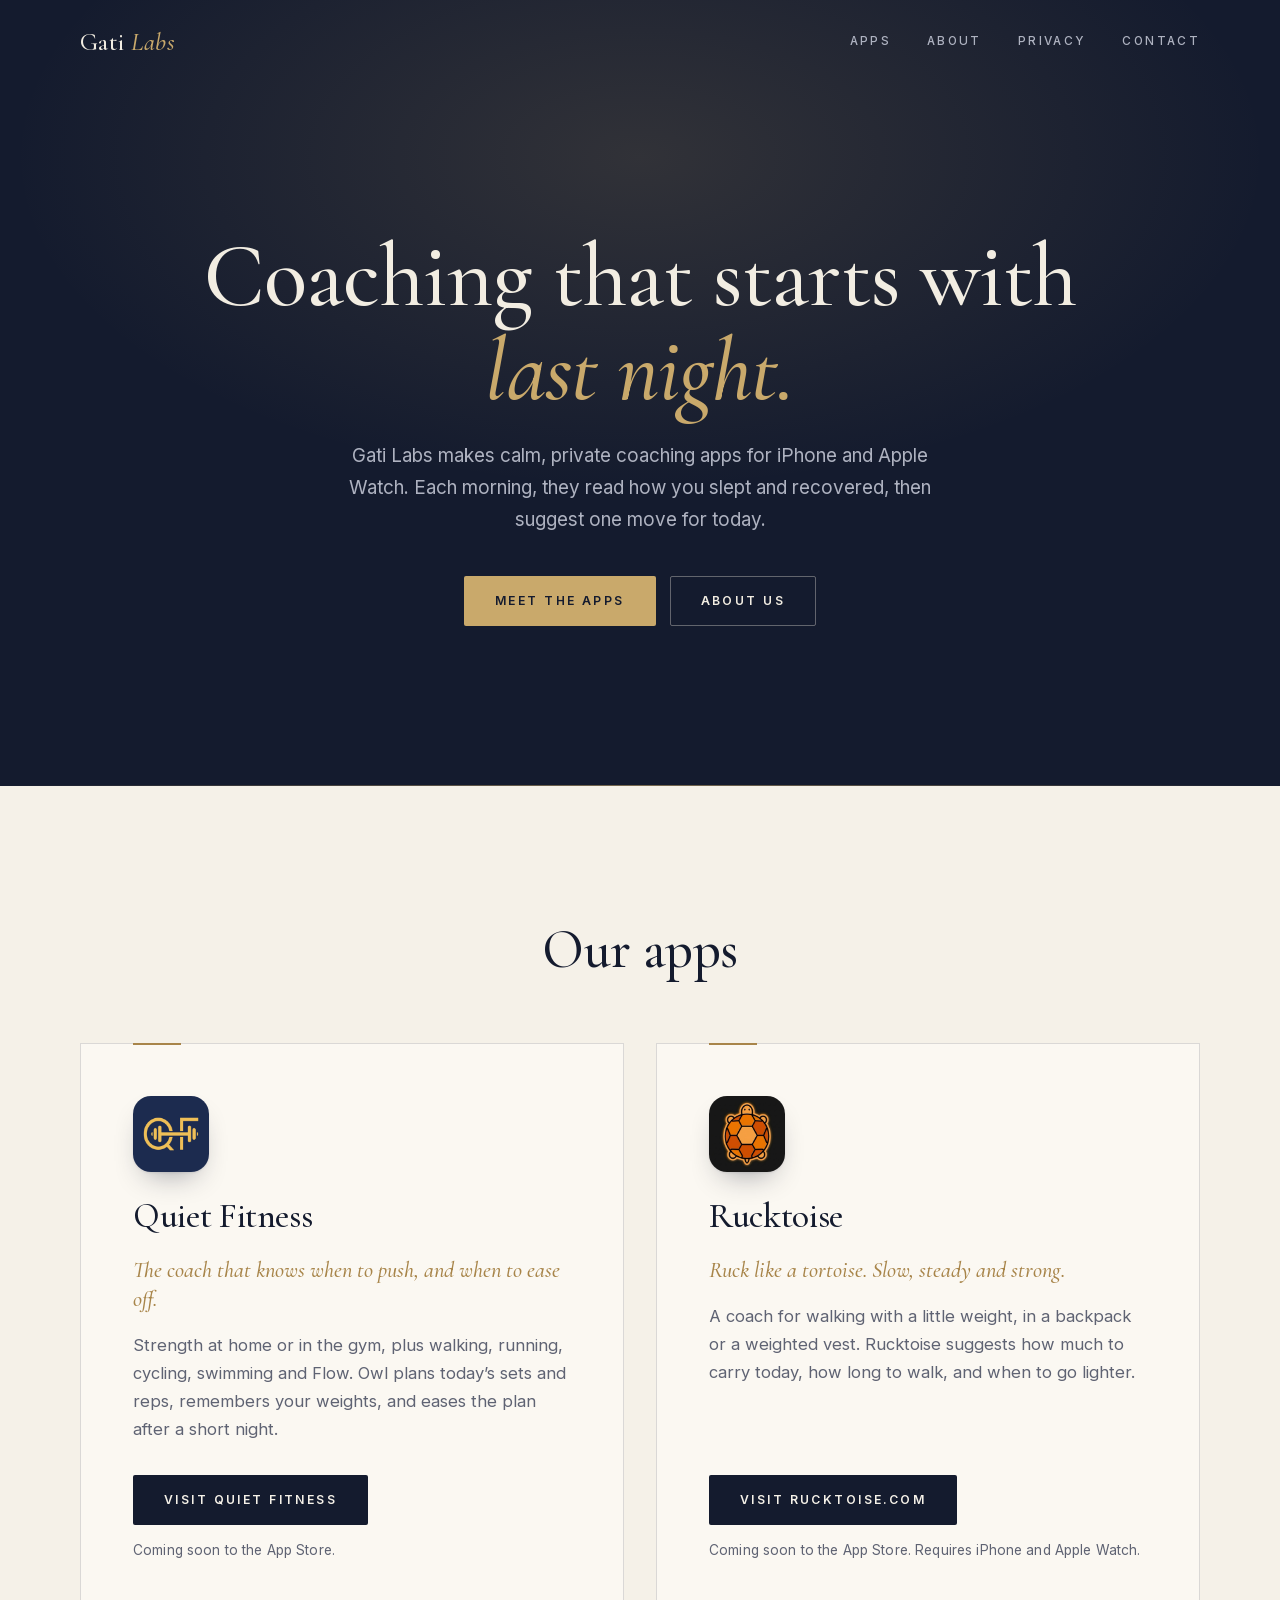
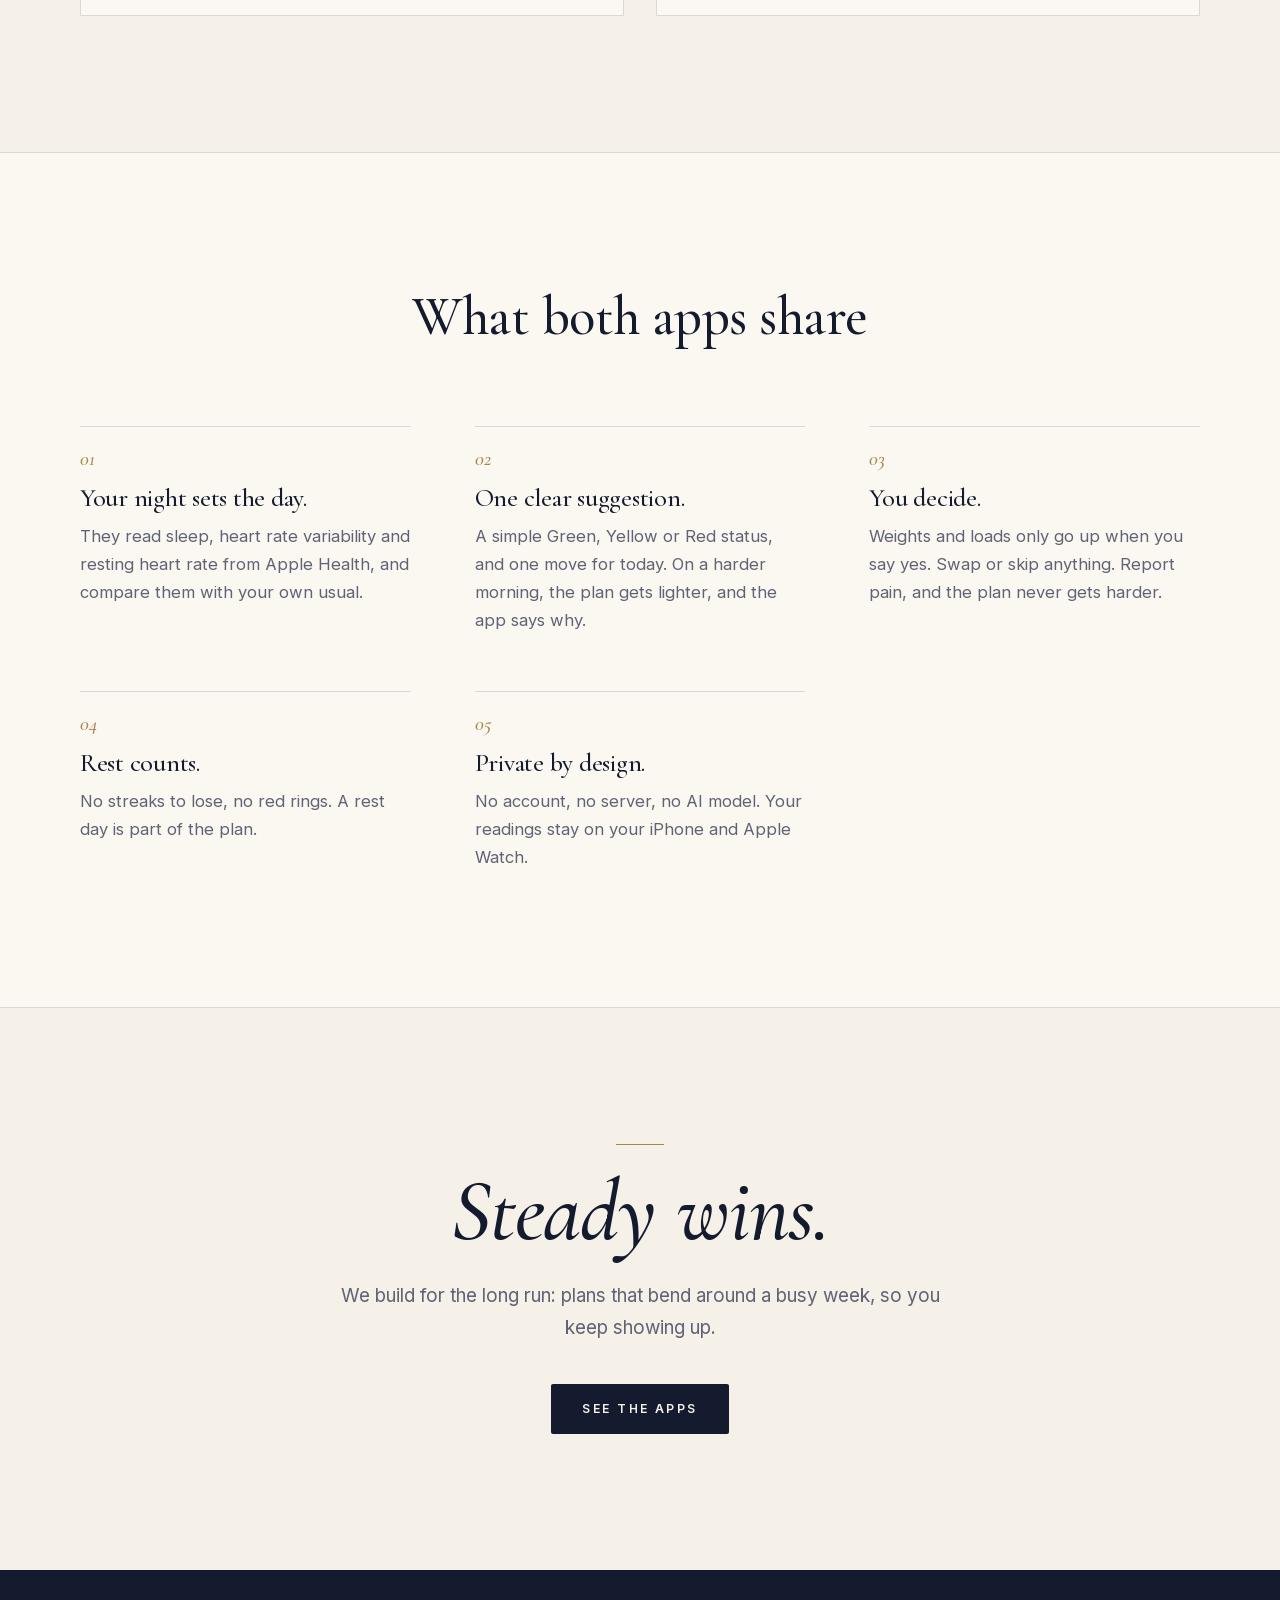
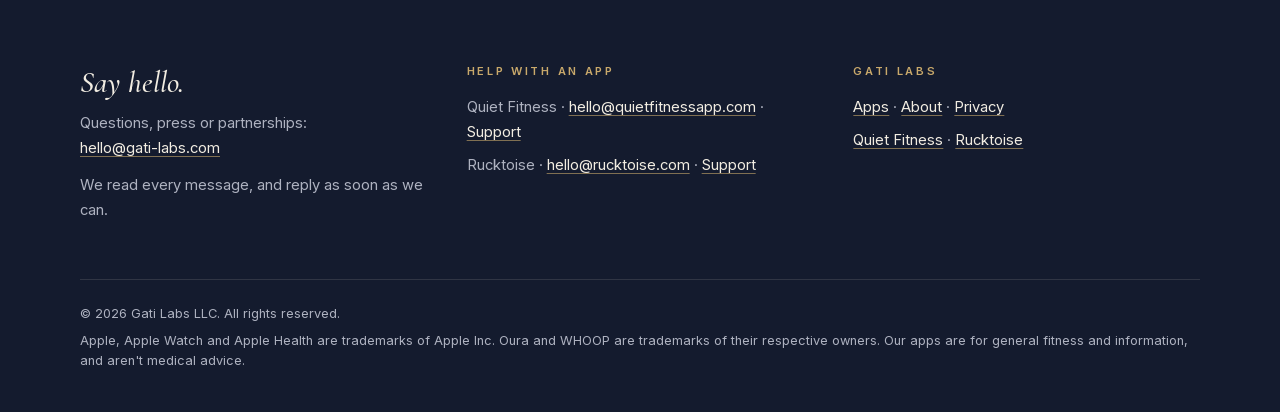
<file: index.html>
<!doctype html>
<html lang="en">
<head>
<meta charset="utf-8">
<meta name="viewport" content="width=device-width, initial-scale=1">
<title>Gati Labs: calm coaching apps for iPhone and Apple Watch</title>
<meta name="description" content="Gati Labs makes Quiet Fitness and Rucktoise, private coaching apps that read last night's recovery and suggest one move for today.">
<meta property="og:title" content="Gati Labs: calm coaching apps for iPhone and Apple Watch">
<meta property="og:description" content="Gati Labs makes Quiet Fitness and Rucktoise, private coaching apps that read last night's recovery and suggest one move for today.">
<meta name="theme-color" content="#141B2E">
<link rel="icon" href="assets/favicon.svg" type="image/svg+xml">
<link rel="preload" href="assets/fonts/CormorantGaramond.woff2" as="font" type="font/woff2" crossorigin>
<link rel="preload" href="assets/fonts/Inter.woff2" as="font" type="font/woff2" crossorigin>
<link rel="stylesheet" href="style.css">
</head>
<body>
<header>
  <div class="wrap">
    <a class="wordmark" href="./">Gati <span>Labs</span></a>
    <nav aria-label="Main"><a href="apps.html">Apps</a><a href="about.html">About</a><a href="privacy.html">Privacy</a><a href="#contact">Contact</a></nav>
  </div>
</header>
<main>
<section class="hero center">
  <div class="wrap stack">
    <h1>Coaching that starts with <em>last night.</em></h1>
    <p class="lede">Gati Labs makes calm, private coaching apps for iPhone and Apple Watch. Each morning, they read how you slept and recovered, then suggest one move for today.</p>
    <div class="buttons"><a class="btn gold" href="apps.html">Meet the apps</a><a class="btn line" href="about.html">About us</a></div>
  </div>
</section>
<section>
  <div class="wrap">
    <div class="center stack"><h2>Our apps</h2></div>
    <div class="apps">
<article class="app">
  <img src="assets/quiet-fitness.png" alt="Quiet Fitness app icon" width="76" height="76">
  <h3>Quiet Fitness</h3>
  <p class="tag">The coach that knows when to push, and when to ease off.</p>
  <p>Strength at home or in the gym, plus walking, running, cycling, swimming and Flow. Owl plans today’s sets and reps, remembers your weights, and eases the plan after a short night.</p>
  <div class="more"><a class="btn ink" href="https://quietfitnessapp.com">Visit Quiet Fitness</a><span class="note">Coming soon to the App Store.</span></div>
</article>
<article class="app">
  <img src="assets/rucktoise.png" alt="Rucktoise app icon" width="76" height="76">
  <h3>Rucktoise</h3>
  <p class="tag">Ruck like a tortoise. Slow, steady and strong.</p>
  <p>A coach for walking with a little weight, in a backpack or a weighted vest. Rucktoise suggests how much to carry today, how long to walk, and when to go lighter.</p>
  <div class="more"><a class="btn ink" href="https://rucktoise.com">Visit rucktoise.com</a><span class="note">Coming soon to the App Store. Requires iPhone and Apple Watch.</span></div>
</article>
    </div>
  </div>
</section>
<section class="principles">
  <div class="wrap">
    <div class="center"><h2>What both apps share</h2></div>
    <div class="grid">
      <div><h3>Your night sets the day.</h3><p>They read sleep, heart rate variability and resting heart rate from Apple Health, and compare them with your own usual.</p></div>
      <div><h3>One clear suggestion.</h3><p>A simple Green, Yellow or Red status, and one move for today. On a harder morning, the plan gets lighter, and the app says why.</p></div>
      <div><h3>You decide.</h3><p>Weights and loads only go up when you say yes. Swap or skip anything. Report pain, and the plan never gets harder.</p></div>
      <div><h3>Rest counts.</h3><p>No streaks to lose, no red rings. A rest day is part of the plan.</p></div>
      <div><h3>Private by design.</h3><p>No account, no server, no AI model. Your readings stay on your iPhone and Apple Watch.</p></div>
    </div>
  </div>
</section>
<section class="closing center">
  <div class="wrap stack">
    <hr class="rule">
    <h2>Steady wins.</h2>
    <p class="lede">We build for the long run: plans that bend around a busy week, so you keep showing up.</p>
    <div class="buttons"><a class="btn ink" href="apps.html">See the apps</a></div>
  </div>
</section>
</main>
<footer id="contact">
  <div class="wrap">
    <div class="top">
      <div>
        <p class="say">Say hello.</p>
        <p>Questions, press or partnerships:<br><a href="mailto:hello@gati-labs.com">hello@gati-labs.com</a></p>
        <p style="margin-top:12px">We read every message, and reply as soon as we can.</p>
      </div>
      <div>
        <h3>Help with an app</h3>
        <ul>
          <li>Quiet Fitness · <a href="mailto:hello@quietfitnessapp.com">hello@quietfitnessapp.com</a> · <a href="https://quietfitnessapp.com/support.html">Support</a></li>
          <li>Rucktoise · <a href="mailto:hello@rucktoise.com">hello@rucktoise.com</a> · <a href="https://rucktoise.com/support.html">Support</a></li>
        </ul>
      </div>
      <div>
        <h3>Gati Labs</h3>
        <ul>
          <li><a href="apps.html">Apps</a> · <a href="about.html">About</a> · <a href="privacy.html">Privacy</a></li>
          <li><a href="https://quietfitnessapp.com">Quiet Fitness</a> · <a href="https://rucktoise.com">Rucktoise</a></li>
        </ul>
      </div>
    </div>
    <div class="legal">
      <p>© 2026 Gati Labs LLC. All rights reserved.</p>
      <p>Apple, Apple Watch and Apple Health are trademarks of Apple Inc. Oura and WHOOP are trademarks of their respective owners. Our apps are for general fitness and information, and aren't medical advice.</p>
    </div>
  </div>
</footer>
</body>
</html>
</file>
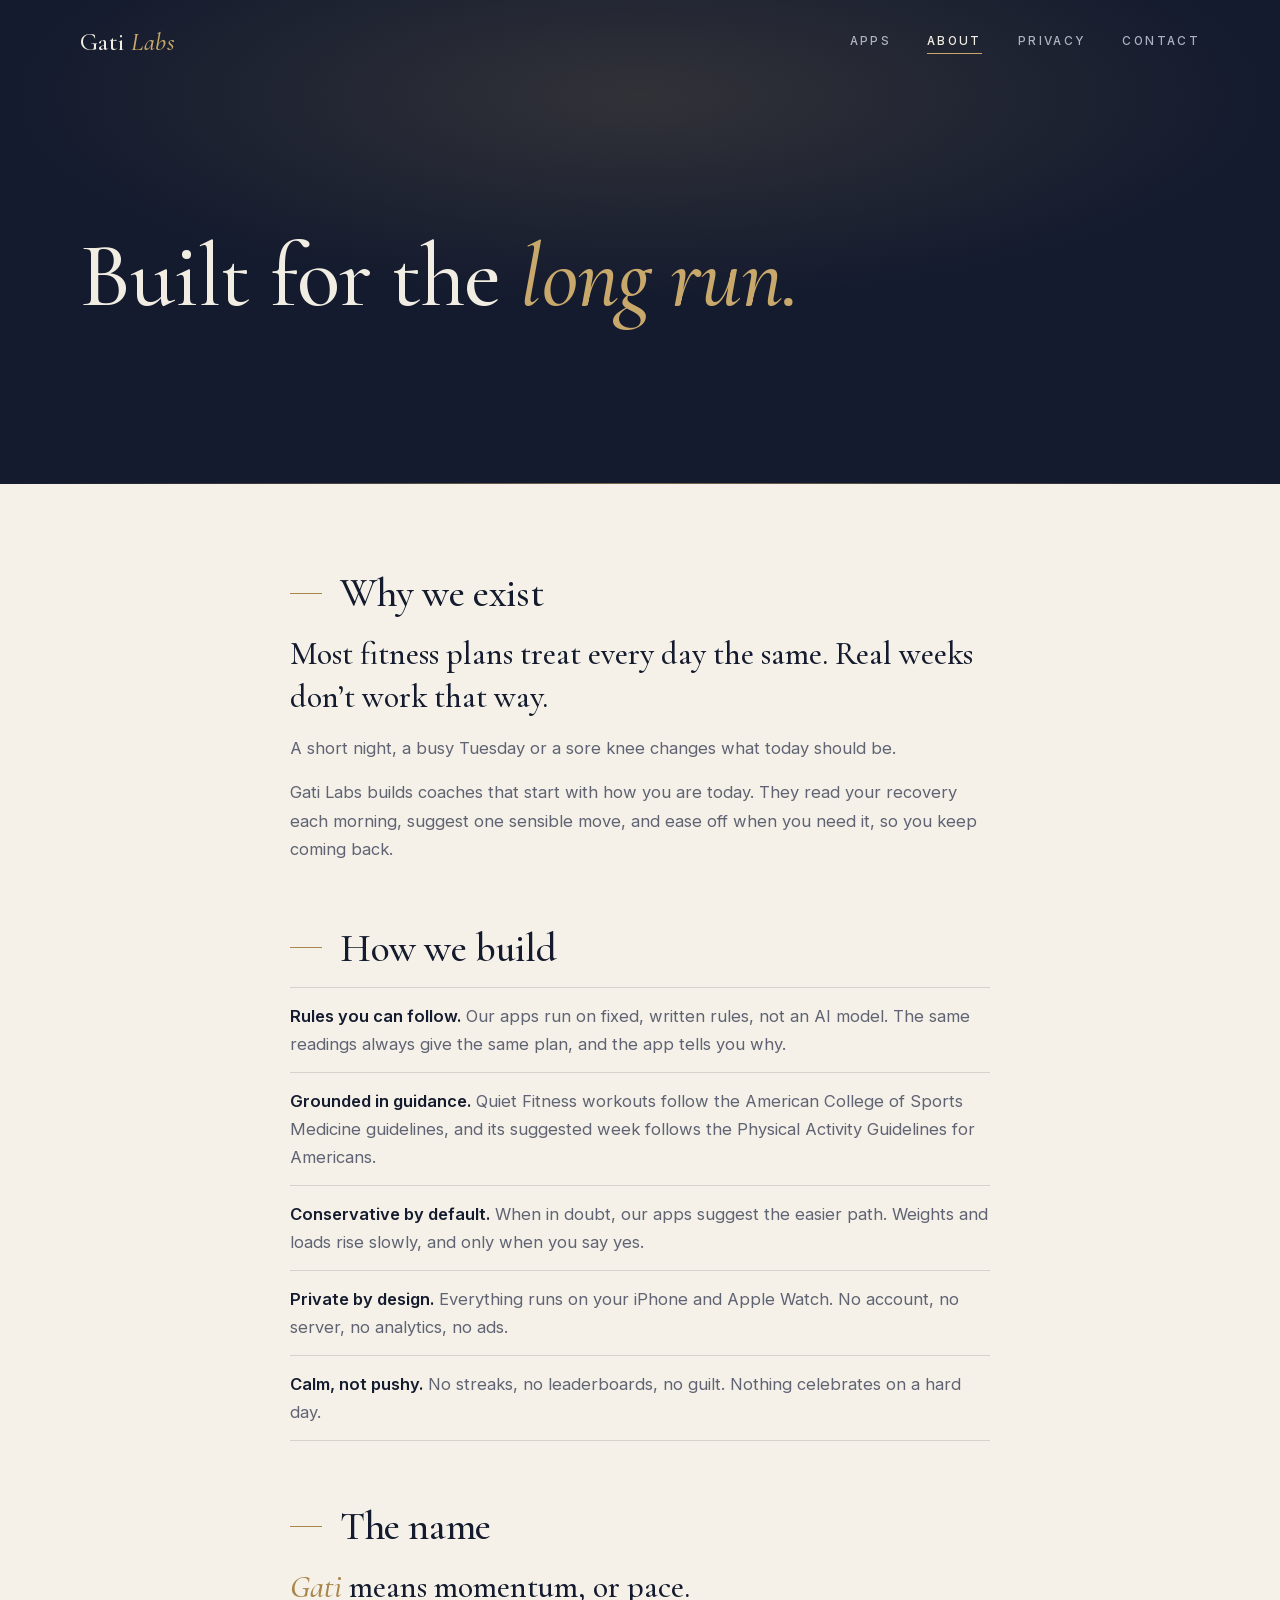
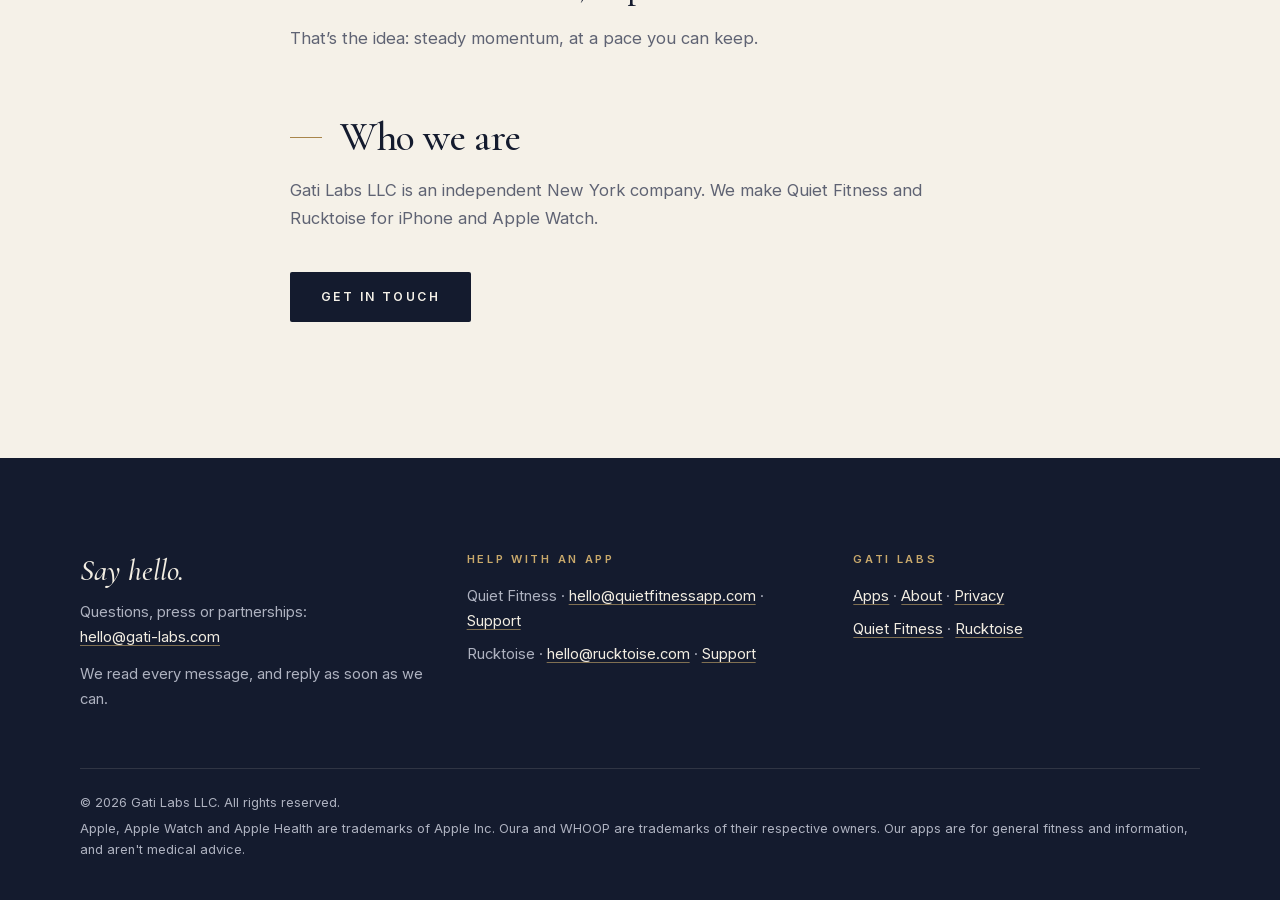
<file: about.html>
<!doctype html>
<html lang="en">
<head>
<meta charset="utf-8">
<meta name="viewport" content="width=device-width, initial-scale=1">
<title>About · Gati Labs</title>
<meta name="description" content="Gati Labs makes Quiet Fitness and Rucktoise, private coaching apps that read last night's recovery and suggest one move for today.">
<meta property="og:title" content="About · Gati Labs">
<meta property="og:description" content="Gati Labs makes Quiet Fitness and Rucktoise, private coaching apps that read last night's recovery and suggest one move for today.">
<meta name="theme-color" content="#141B2E">
<link rel="icon" href="assets/favicon.svg" type="image/svg+xml">
<link rel="preload" href="assets/fonts/CormorantGaramond.woff2" as="font" type="font/woff2" crossorigin>
<link rel="preload" href="assets/fonts/Inter.woff2" as="font" type="font/woff2" crossorigin>
<link rel="stylesheet" href="style.css">
</head>
<body>
<header>
  <div class="wrap">
    <a class="wordmark" href="./">Gati <span>Labs</span></a>
    <nav aria-label="Main"><a href="apps.html">Apps</a><a href="about.html" aria-current="page">About</a><a href="privacy.html">Privacy</a><a href="#contact">Contact</a></nav>
  </div>
</header>
<main>
<section class="hero">
  <div class="wrap stack">
    <h1>Built for the <em>long run.</em></h1>
    
    
  </div>
</section>
<section class="page">
  <div class="wrap prose">
    <h2 style="margin-top:0">Why we exist</h2>
    <p class="big">Most fitness plans treat every day the same. Real weeks don’t work that way.</p>
    <p>A short night, a busy Tuesday or a sore knee changes what today should be.</p>
    <p>Gati Labs builds coaches that start with how you are today. They read your recovery each morning, suggest one sensible move, and ease off when you need it, so you keep coming back.</p>
    <h2>How we build</h2>
    <ul>
      <li><strong>Rules you can follow.</strong> Our apps run on fixed, written rules, not an AI model. The same readings always give the same plan, and the app tells you why.</li>
      <li><strong>Grounded in guidance.</strong> Quiet Fitness workouts follow the American College of Sports Medicine guidelines, and its suggested week follows the Physical Activity Guidelines for Americans.</li>
      <li><strong>Conservative by default.</strong> When in doubt, our apps suggest the easier path. Weights and loads rise slowly, and only when you say yes.</li>
      <li><strong>Private by design.</strong> Everything runs on your iPhone and Apple Watch. No account, no server, no analytics, no ads.</li>
      <li><strong>Calm, not pushy.</strong> No streaks, no leaderboards, no guilt. Nothing celebrates on a hard day.</li>
    </ul>
    <h2>The name</h2>
    <p class="big"><em>Gati</em> means momentum, or pace.</p>
    <p>That’s the idea: steady momentum, at a pace you can keep.</p>
    <h2>Who we are</h2>
    <p>Gati Labs LLC is an independent New York company. We make Quiet Fitness and Rucktoise for iPhone and Apple Watch.</p>
    <div class="buttons"><a class="btn ink" href="#contact">Get in touch</a></div>
  </div>
</section>
</main>
<footer id="contact">
  <div class="wrap">
    <div class="top">
      <div>
        <p class="say">Say hello.</p>
        <p>Questions, press or partnerships:<br><a href="mailto:hello@gati-labs.com">hello@gati-labs.com</a></p>
        <p style="margin-top:12px">We read every message, and reply as soon as we can.</p>
      </div>
      <div>
        <h3>Help with an app</h3>
        <ul>
          <li>Quiet Fitness · <a href="mailto:hello@quietfitnessapp.com">hello@quietfitnessapp.com</a> · <a href="https://quietfitnessapp.com/support.html">Support</a></li>
          <li>Rucktoise · <a href="mailto:hello@rucktoise.com">hello@rucktoise.com</a> · <a href="https://rucktoise.com/support.html">Support</a></li>
        </ul>
      </div>
      <div>
        <h3>Gati Labs</h3>
        <ul>
          <li><a href="apps.html">Apps</a> · <a href="about.html">About</a> · <a href="privacy.html">Privacy</a></li>
          <li><a href="https://quietfitnessapp.com">Quiet Fitness</a> · <a href="https://rucktoise.com">Rucktoise</a></li>
        </ul>
      </div>
    </div>
    <div class="legal">
      <p>© 2026 Gati Labs LLC. All rights reserved.</p>
      <p>Apple, Apple Watch and Apple Health are trademarks of Apple Inc. Oura and WHOOP are trademarks of their respective owners. Our apps are for general fitness and information, and aren't medical advice.</p>
    </div>
  </div>
</footer>
</body>
</html>
</file>
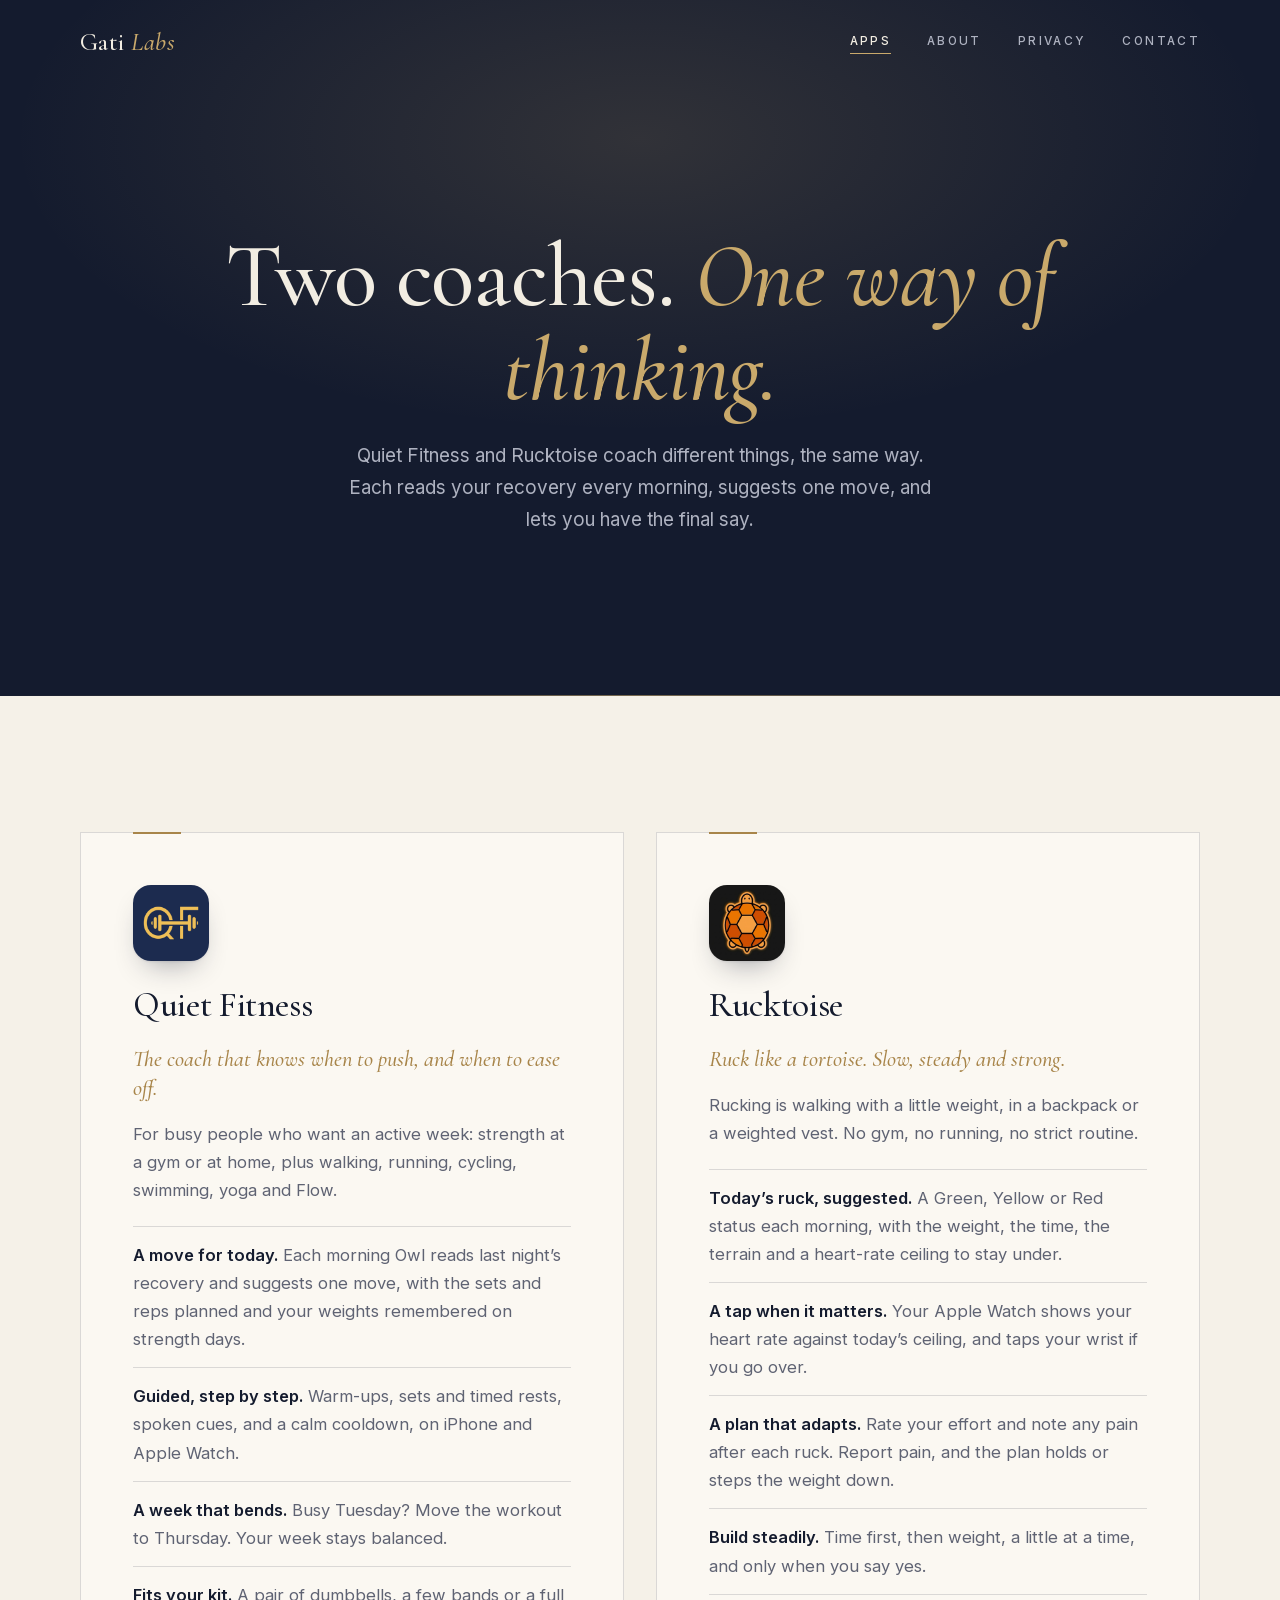
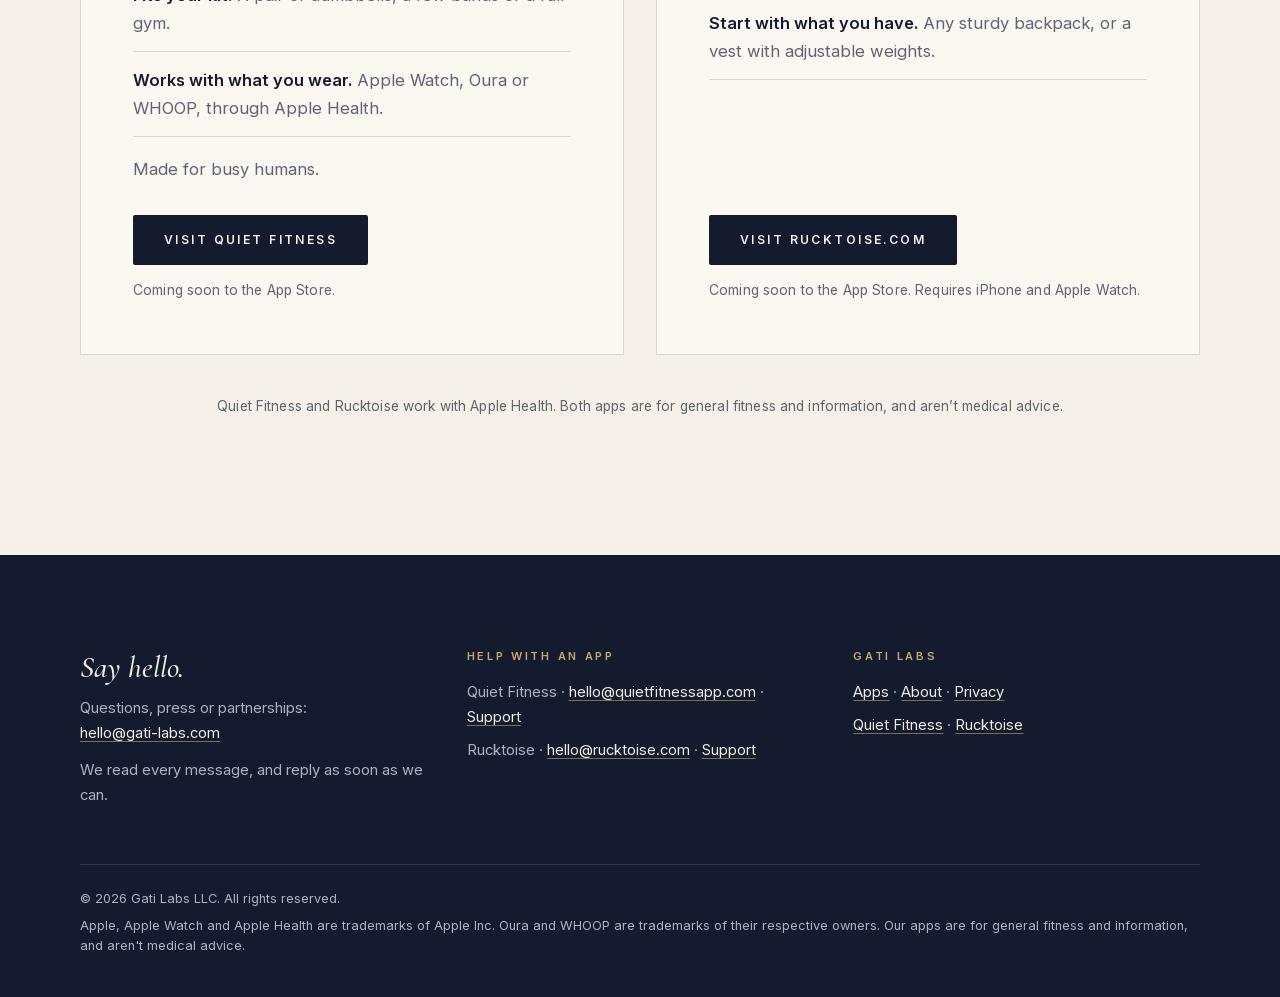
<file: apps.html>
<!doctype html>
<html lang="en">
<head>
<meta charset="utf-8">
<meta name="viewport" content="width=device-width, initial-scale=1">
<title>Apps · Gati Labs</title>
<meta name="description" content="Gati Labs makes Quiet Fitness and Rucktoise, private coaching apps that read last night's recovery and suggest one move for today.">
<meta property="og:title" content="Apps · Gati Labs">
<meta property="og:description" content="Gati Labs makes Quiet Fitness and Rucktoise, private coaching apps that read last night's recovery and suggest one move for today.">
<meta name="theme-color" content="#141B2E">
<link rel="icon" href="assets/favicon.svg" type="image/svg+xml">
<link rel="preload" href="assets/fonts/CormorantGaramond.woff2" as="font" type="font/woff2" crossorigin>
<link rel="preload" href="assets/fonts/Inter.woff2" as="font" type="font/woff2" crossorigin>
<link rel="stylesheet" href="style.css">
</head>
<body>
<header>
  <div class="wrap">
    <a class="wordmark" href="./">Gati <span>Labs</span></a>
    <nav aria-label="Main"><a href="apps.html" aria-current="page">Apps</a><a href="about.html">About</a><a href="privacy.html">Privacy</a><a href="#contact">Contact</a></nav>
  </div>
</header>
<main>
<section class="hero center">
  <div class="wrap stack">
    <h1>Two coaches. <em>One way of thinking.</em></h1>
    <p class="lede">Quiet Fitness and Rucktoise coach different things, the same way. Each reads your recovery every morning, suggests one move, and lets you have the final say.</p>
    
  </div>
</section>
<section>
  <div class="wrap">
    <div class="apps" style="margin-top:0">
<article class="app">
  <img src="assets/quiet-fitness.png" alt="Quiet Fitness app icon" width="76" height="76">
  <h3>Quiet Fitness</h3>
  <p class="tag">The coach that knows when to push, and when to ease off.</p>
  <p>For busy people who want an active week: strength at a gym or at home, plus walking, running, cycling, swimming, yoga and Flow.</p>
  <ul>
    <li><strong>A move for today.</strong> Each morning Owl reads last night’s recovery and suggests one move, with the sets and reps planned and your weights remembered on strength days.</li>
    <li><strong>Guided, step by step.</strong> Warm-ups, sets and timed rests, spoken cues, and a calm cooldown, on iPhone and Apple Watch.</li>
    <li><strong>A week that bends.</strong> Busy Tuesday? Move the workout to Thursday. Your week stays balanced.</li>
    <li><strong>Fits your kit.</strong> A pair of dumbbells, a few bands or a full gym.</li>
    <li><strong>Works with what you wear.</strong> Apple Watch, Oura or WHOOP, through Apple Health.</li>
  </ul>
  <p>Made for busy humans.</p>
  <div class="more"><a class="btn ink" href="https://quietfitnessapp.com">Visit Quiet Fitness</a><span class="note">Coming soon to the App Store.</span></div>
</article>
<article class="app">
  <img src="assets/rucktoise.png" alt="Rucktoise app icon" width="76" height="76">
  <h3>Rucktoise</h3>
  <p class="tag">Ruck like a tortoise. Slow, steady and strong.</p>
  <p>Rucking is walking with a little weight, in a backpack or a weighted vest. No gym, no running, no strict routine.</p>
  <ul>
    <li><strong>Today’s ruck, suggested.</strong> A Green, Yellow or Red status each morning, with the weight, the time, the terrain and a heart-rate ceiling to stay under.</li>
    <li><strong>A tap when it matters.</strong> Your Apple Watch shows your heart rate against today’s ceiling, and taps your wrist if you go over.</li>
    <li><strong>A plan that adapts.</strong> Rate your effort and note any pain after each ruck. Report pain, and the plan holds or steps the weight down.</li>
    <li><strong>Build steadily.</strong> Time first, then weight, a little at a time, and only when you say yes.</li>
    <li><strong>Start with what you have.</strong> Any sturdy backpack, or a vest with adjustable weights.</li>
  </ul>
  <div class="more"><a class="btn ink" href="https://rucktoise.com">Visit rucktoise.com</a><span class="note">Coming soon to the App Store. Requires iPhone and Apple Watch.</span></div>
</article>
    </div>
    <p class="note center" style="margin-top:40px">Quiet Fitness and Rucktoise work with Apple Health. Both apps are for general fitness and information, and aren’t medical advice.</p>
  </div>
</section>
</main>
<footer id="contact">
  <div class="wrap">
    <div class="top">
      <div>
        <p class="say">Say hello.</p>
        <p>Questions, press or partnerships:<br><a href="mailto:hello@gati-labs.com">hello@gati-labs.com</a></p>
        <p style="margin-top:12px">We read every message, and reply as soon as we can.</p>
      </div>
      <div>
        <h3>Help with an app</h3>
        <ul>
          <li>Quiet Fitness · <a href="mailto:hello@quietfitnessapp.com">hello@quietfitnessapp.com</a> · <a href="https://quietfitnessapp.com/support.html">Support</a></li>
          <li>Rucktoise · <a href="mailto:hello@rucktoise.com">hello@rucktoise.com</a> · <a href="https://rucktoise.com/support.html">Support</a></li>
        </ul>
      </div>
      <div>
        <h3>Gati Labs</h3>
        <ul>
          <li><a href="apps.html">Apps</a> · <a href="about.html">About</a> · <a href="privacy.html">Privacy</a></li>
          <li><a href="https://quietfitnessapp.com">Quiet Fitness</a> · <a href="https://rucktoise.com">Rucktoise</a></li>
        </ul>
      </div>
    </div>
    <div class="legal">
      <p>© 2026 Gati Labs LLC. All rights reserved.</p>
      <p>Apple, Apple Watch and Apple Health are trademarks of Apple Inc. Oura and WHOOP are trademarks of their respective owners. Our apps are for general fitness and information, and aren't medical advice.</p>
    </div>
  </div>
</footer>
</body>
</html>
</file>
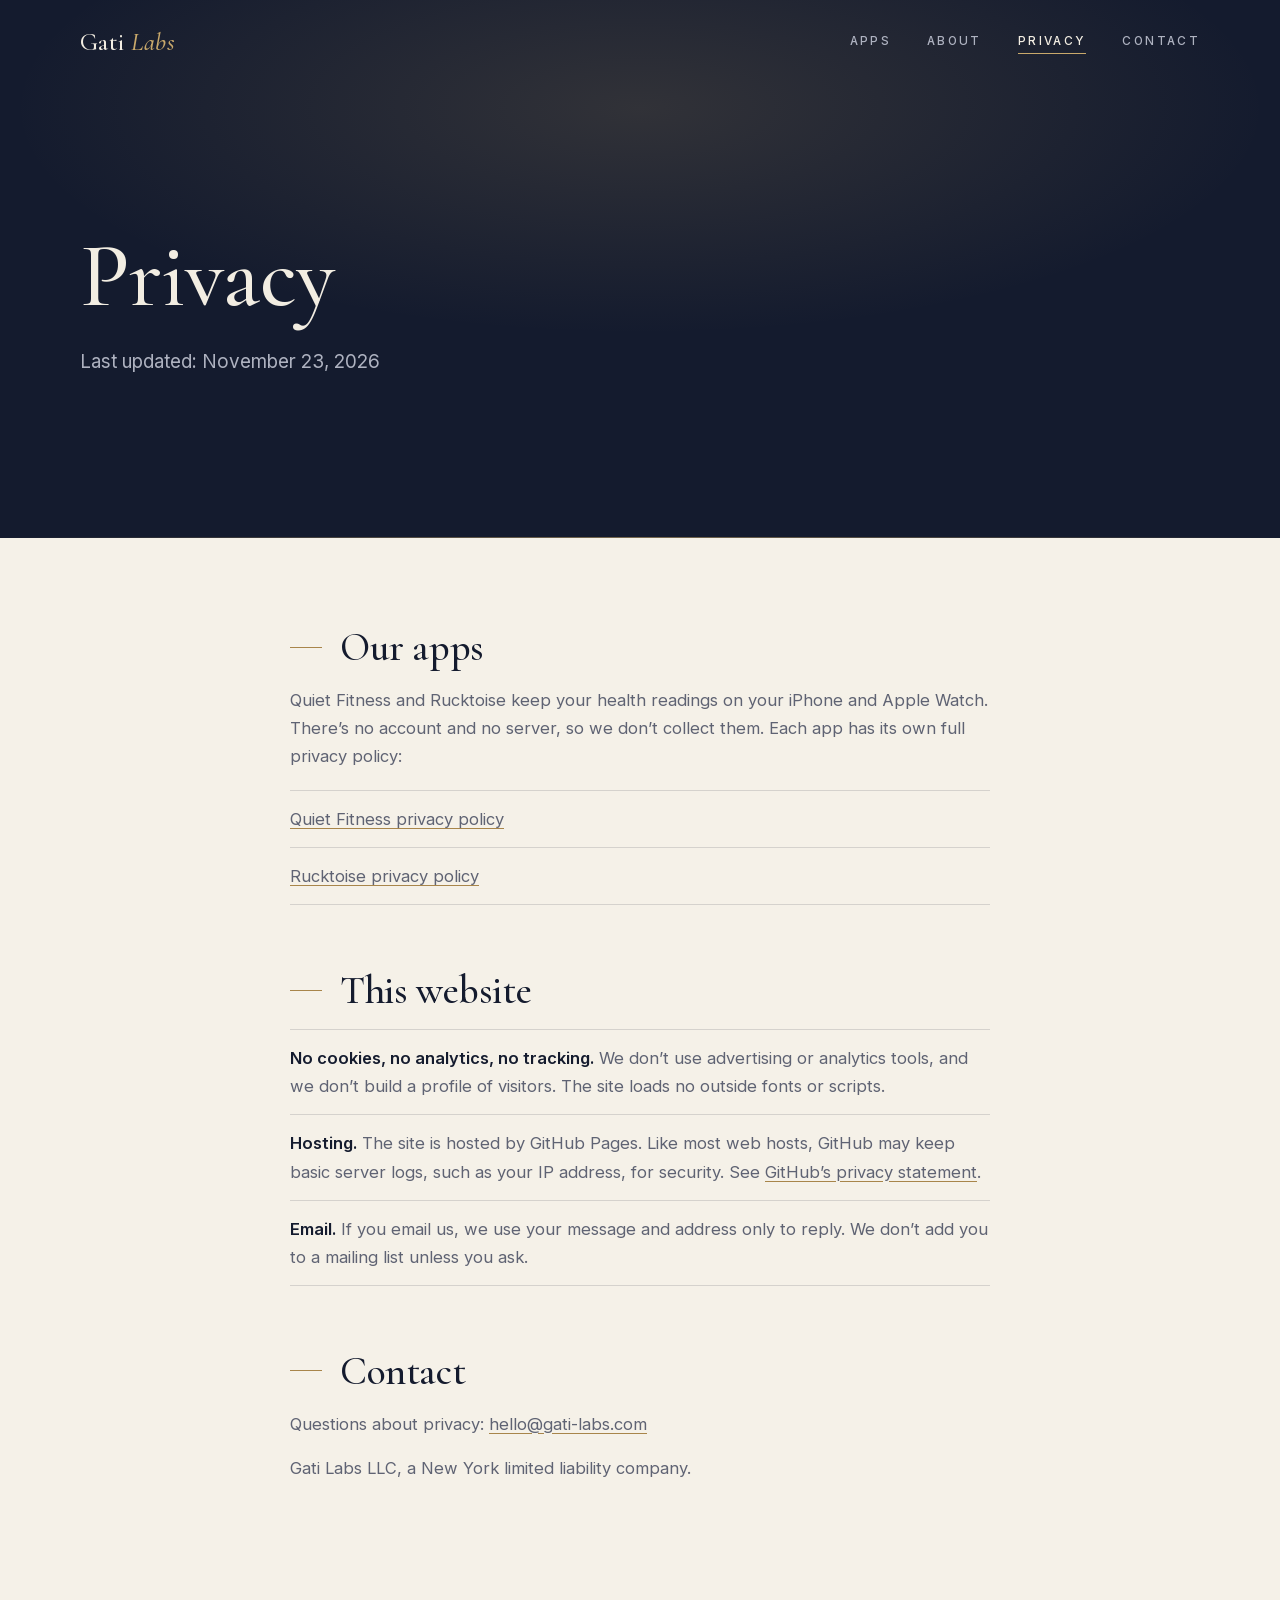
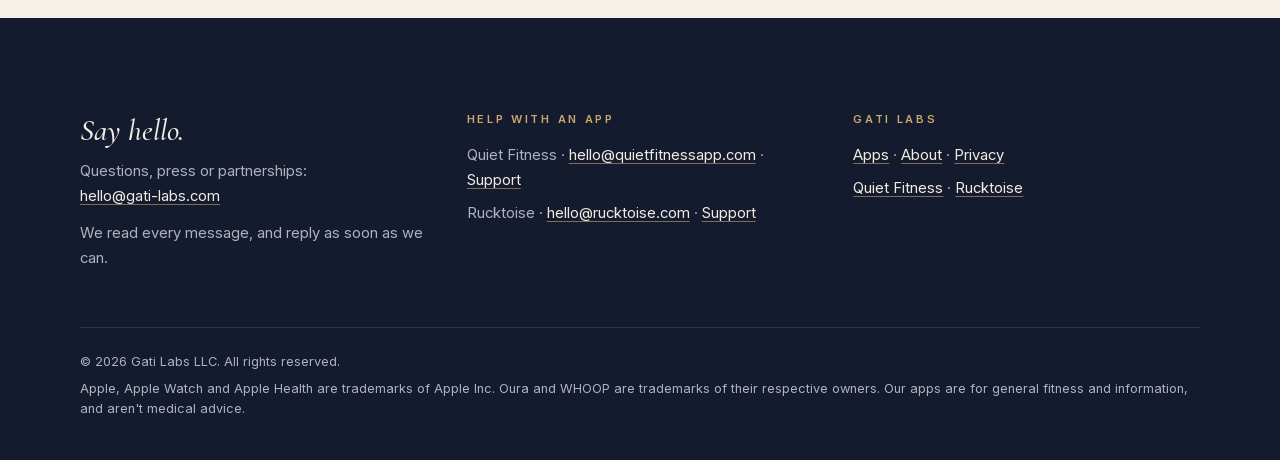
<file: privacy.html>
<!doctype html>
<html lang="en">
<head>
<meta charset="utf-8">
<meta name="viewport" content="width=device-width, initial-scale=1">
<title>Privacy · Gati Labs</title>
<meta name="description" content="Gati Labs makes Quiet Fitness and Rucktoise, private coaching apps that read last night's recovery and suggest one move for today.">
<meta property="og:title" content="Privacy · Gati Labs">
<meta property="og:description" content="Gati Labs makes Quiet Fitness and Rucktoise, private coaching apps that read last night's recovery and suggest one move for today.">
<meta name="theme-color" content="#141B2E">
<link rel="icon" href="assets/favicon.svg" type="image/svg+xml">
<link rel="preload" href="assets/fonts/CormorantGaramond.woff2" as="font" type="font/woff2" crossorigin>
<link rel="preload" href="assets/fonts/Inter.woff2" as="font" type="font/woff2" crossorigin>
<link rel="stylesheet" href="style.css">
</head>
<body>
<header>
  <div class="wrap">
    <a class="wordmark" href="./">Gati <span>Labs</span></a>
    <nav aria-label="Main"><a href="apps.html">Apps</a><a href="about.html">About</a><a href="privacy.html" aria-current="page">Privacy</a><a href="#contact">Contact</a></nav>
  </div>
</header>
<main>
<section class="hero">
  <div class="wrap stack">
    <h1>Privacy</h1>
    <p class="lede">Last updated: November 23, 2026</p>
    
  </div>
</section>
<section class="page">
  <div class="wrap prose">
    <h2 style="margin-top:0">Our apps</h2>
    <p>Quiet Fitness and Rucktoise keep your health readings on your iPhone and Apple Watch. There’s no account and no server, so we don’t collect them. Each app has its own full privacy policy:</p>
    <ul style="margin-top:20px">
      <li><a href="https://quietfitnessapp.com/privacy.html">Quiet Fitness privacy policy</a></li>
      <li><a href="https://rucktoise.com/privacy.html">Rucktoise privacy policy</a></li>
    </ul>
    <h2>This website</h2>
    <ul>
      <li><strong>No cookies, no analytics, no tracking.</strong> We don’t use advertising or analytics tools, and we don’t build a profile of visitors. The site loads no outside fonts or scripts.</li>
      <li><strong>Hosting.</strong> The site is hosted by GitHub Pages. Like most web hosts, GitHub may keep basic server logs, such as your IP address, for security. See <a href="https://docs.github.com/en/site-policy/privacy-policies/github-general-privacy-statement">GitHub’s privacy statement</a>.</li>
      <li><strong>Email.</strong> If you email us, we use your message and address only to reply. We don’t add you to a mailing list unless you ask.</li>
    </ul>
    <h2>Contact</h2>
    <p>Questions about privacy: <a href="mailto:hello@gati-labs.com">hello@gati-labs.com</a></p>
    <p>Gati Labs LLC, a New York limited liability company.</p>
  </div>
</section>
</main>
<footer id="contact">
  <div class="wrap">
    <div class="top">
      <div>
        <p class="say">Say hello.</p>
        <p>Questions, press or partnerships:<br><a href="mailto:hello@gati-labs.com">hello@gati-labs.com</a></p>
        <p style="margin-top:12px">We read every message, and reply as soon as we can.</p>
      </div>
      <div>
        <h3>Help with an app</h3>
        <ul>
          <li>Quiet Fitness · <a href="mailto:hello@quietfitnessapp.com">hello@quietfitnessapp.com</a> · <a href="https://quietfitnessapp.com/support.html">Support</a></li>
          <li>Rucktoise · <a href="mailto:hello@rucktoise.com">hello@rucktoise.com</a> · <a href="https://rucktoise.com/support.html">Support</a></li>
        </ul>
      </div>
      <div>
        <h3>Gati Labs</h3>
        <ul>
          <li><a href="apps.html">Apps</a> · <a href="about.html">About</a> · <a href="privacy.html">Privacy</a></li>
          <li><a href="https://quietfitnessapp.com">Quiet Fitness</a> · <a href="https://rucktoise.com">Rucktoise</a></li>
        </ul>
      </div>
    </div>
    <div class="legal">
      <p>© 2026 Gati Labs LLC. All rights reserved.</p>
      <p>Apple, Apple Watch and Apple Health are trademarks of Apple Inc. Oura and WHOOP are trademarks of their respective owners. Our apps are for general fitness and information, and aren't medical advice.</p>
    </div>
  </div>
</footer>
</body>
</html>
</file>
<file: style.css>
@font-face { font-family: "Cormorant"; src: url("assets/fonts/CormorantGaramond.woff2") format("woff2"); font-weight: 500 600; font-style: normal; font-display: swap; }
@font-face { font-family: "Cormorant"; src: url("assets/fonts/CormorantGaramond-Italic.woff2") format("woff2"); font-weight: 500; font-style: italic; font-display: swap; }
@font-face { font-family: "Inter"; src: url("assets/fonts/Inter.woff2") format("woff2"); font-weight: 400 600; font-style: normal; font-display: swap; }

:root {
  --paper: #F5F1E8;
  --panel: #FBF8F2;
  --ink: #141B2E;
  --muted: #5F6373;
  --gold: #A8854A;
  --gold-soft: #C9A96B;
  --hair: rgba(20, 27, 46, .14);
  --night: #141B2E;
  --night-2: #1C2540;
  --on-night: #F2EDE2;
  --on-night-muted: #AEB2C0;
  --serif: "Cormorant", "Cormorant Garamond", Georgia, serif;
  --sans: "Inter", -apple-system, BlinkMacSystemFont, "Segoe UI", system-ui, sans-serif;
}
@media (prefers-color-scheme: dark) {
  :root {
    --paper: #10141F;
    --panel: #161C2B;
    --ink: #EEE8DC;
    --muted: #A3A8B6;
    --gold: #C9A96B;
    --hair: rgba(238, 232, 220, .14);
    --night: #0B0F18;
    --night-2: #141B2E;
  }
}

* { box-sizing: border-box; }
html { scroll-behavior: smooth; }
body { margin: 0; background: var(--paper); color: var(--ink); font: 400 16.5px/1.7 var(--sans); -webkit-font-smoothing: antialiased; text-rendering: optimizeLegibility; }
a { color: inherit; text-decoration-color: var(--gold); text-underline-offset: 3px; }
img { display: block; max-width: 100%; }
p { margin: 0; }
h1, h2, h3 { font-family: var(--serif); font-weight: 500; line-height: 1.05; letter-spacing: -0.01em; margin: 0; }
h1 { font-size: clamp(2.9rem, 8vw, 5.6rem); }
h2 { font-size: clamp(2.2rem, 5vw, 3.4rem); }
h3 { font-size: 1.6rem; line-height: 1.15; }
em { font-style: italic; }
.wrap { width: min(1120px, 100% - 32px); margin-inline: auto; }
section { padding: clamp(72px, 11vw, 136px) 0; }
.center { text-align: center; }
.lede { font-size: clamp(1.05rem, 1.7vw, 1.18rem); color: var(--muted); max-width: 600px; font-weight: 400; }
.center .lede { margin-inline: auto; }
.stack > * + * { margin-top: 22px; }

/* Small caps label with a gold rule */
.label { display: inline-flex; align-items: center; gap: 14px; font: 600 .72rem/1 var(--sans); letter-spacing: .24em; text-transform: uppercase; color: var(--gold); }
.label::before, .center .label::after { content: ""; width: 32px; height: 1px; background: currentColor; opacity: .7; }
.rule { width: 48px; height: 1px; background: var(--gold); border: 0; margin: 0; }
.center .rule { margin-inline: auto; }

/* Header */
header { position: absolute; inset: 0 0 auto; z-index: 5; color: var(--on-night); }
header .wrap { display: flex; align-items: center; justify-content: space-between; gap: 12px 20px; flex-wrap: wrap; min-height: 84px; padding: 14px 0; }
.wordmark { font: 500 1.55rem/1 var(--serif); letter-spacing: .02em; text-decoration: none; }
.wordmark span { color: var(--gold-soft); font-style: italic; }
header nav { display: flex; gap: clamp(16px, 3.4vw, 36px); }
header nav a { font: 500 .74rem/1 var(--sans); letter-spacing: .2em; text-transform: uppercase; text-decoration: none; color: var(--on-night-muted); padding: 6px 0; border-bottom: 1px solid transparent; transition: color .2s, border-color .2s; }
header nav a:hover, header nav a[aria-current="page"] { color: var(--on-night); border-bottom-color: var(--gold-soft); }

/* Dark hero */
.hero { position: relative; background: var(--night); color: var(--on-night); padding: clamp(160px, 22vw, 230px) 0 clamp(96px, 13vw, 160px); overflow: hidden; }
.hero::before { content: ""; position: absolute; inset: -40% -20% auto; height: 120%; background: radial-gradient(closest-side, rgba(201,169,107,.16), transparent 70%); pointer-events: none; }
.hero::after { content: ""; position: absolute; left: 0; right: 0; bottom: 0; height: 1px; background: linear-gradient(90deg, transparent, rgba(201,169,107,.55), transparent); }
.hero .wrap { position: relative; }
.hero h1 { max-width: 900px; }
.hero.center h1 { margin-inline: auto; }
.hero h1 em { color: var(--gold-soft); }
.hero .lede { color: var(--on-night-muted); }
.hero .label { color: var(--gold-soft); }

/* Buttons */
.buttons { display: flex; gap: 14px; flex-wrap: wrap; margin-top: 40px; }
.center .buttons { justify-content: center; }
.btn { display: inline-flex; align-items: center; justify-content: center; min-height: 50px; padding: 0 30px; font: 600 .76rem/1 var(--sans); letter-spacing: .2em; text-transform: uppercase; text-decoration: none; border: 1px solid transparent; border-radius: 2px; transition: background .2s, color .2s, border-color .2s; }
.btn.gold { background: var(--gold-soft); color: #141B2E; }
.btn.gold:hover { background: #D6BA80; }
.btn.line { border-color: rgba(242,237,226,.35); color: var(--on-night); }
.btn.line:hover { border-color: var(--gold-soft); }
.btn.ink { background: var(--ink); color: var(--paper); }
.btn.ink:hover { background: var(--gold); color: #141B2E; }

/* Apps */
.apps { display: grid; grid-template-columns: repeat(auto-fit, minmax(min(100%, 420px), 1fr)); gap: clamp(20px, 3vw, 32px); margin-top: clamp(40px, 6vw, 64px); }
.app { position: relative; background: var(--panel); border: 1px solid var(--hair); padding: clamp(28px, 4.5vw, 52px); display: flex; flex-direction: column; gap: 18px; }
.app::before { content: ""; position: absolute; top: -1px; left: clamp(28px, 4.5vw, 52px); width: 48px; height: 2px; background: var(--gold); }
.app img { width: 76px; height: 76px; border-radius: 18px; box-shadow: 0 1px 2px rgba(20,27,46,.08), 0 14px 30px -14px rgba(20,27,46,.45); }
.app h3 { font-size: 2.2rem; margin-top: 6px; }
.app .tag { font: italic 500 1.4rem/1.3 var(--serif); color: var(--gold); }
.app p { color: var(--muted); }
.app ul { list-style: none; margin: 4px 0 0; padding: 0; border-top: 1px solid var(--hair); }
.app li { padding: 14px 0; border-bottom: 1px solid var(--hair); color: var(--muted); }
.app li strong { color: var(--ink); font-weight: 600; }
.app .more { margin-top: auto; padding-top: 14px; display: flex; flex-direction: column; align-items: flex-start; gap: 14px; }
.note { font-size: .86rem; color: var(--muted); letter-spacing: .01em; }

/* Principles */
.principles { background: var(--panel); border-block: 1px solid var(--hair); }
.grid { display: grid; grid-template-columns: repeat(auto-fit, minmax(min(100%, 300px), 1fr)); gap: clamp(36px, 5vw, 56px) clamp(32px, 5vw, 64px); margin-top: clamp(48px, 7vw, 80px); counter-reset: p; }
.grid > div { counter-increment: p; border-top: 1px solid var(--hair); padding-top: 22px; }
.grid > div::before { content: counter(p, decimal-leading-zero); display: block; font: italic 500 1.25rem/1 var(--serif); color: var(--gold); margin-bottom: 14px; }
.grid h3 { margin-bottom: 10px; }
.grid p { color: var(--muted); }

/* Closing */
.closing h2 { font-size: clamp(3rem, 8vw, 5.4rem); font-style: italic; }

/* Prose pages */
.prose { max-width: 700px; }
.page { padding-top: clamp(48px, 7vw, 88px); }
.prose h2 { font-size: clamp(1.9rem, 3.6vw, 2.5rem); margin: 64px 0 18px; display: flex; align-items: center; gap: 18px; }
.prose h2::before { content: ""; width: 32px; height: 1px; background: var(--gold); flex: none; }
.prose p + p { margin-top: 16px; }
.prose ul { list-style: none; padding: 0; margin: 0; }
.prose li { padding: 14px 0; border-bottom: 1px solid var(--hair); }
.prose li:first-child { border-top: 1px solid var(--hair); }
.prose p, .prose li { color: var(--muted); }
.prose strong { color: var(--ink); font-weight: 600; }
.prose .big { font: 500 clamp(1.5rem, 3vw, 2rem)/1.35 var(--serif); color: var(--ink); }
.prose .big em { color: var(--gold); }

/* Footer */
footer { background: var(--night); color: var(--on-night-muted); padding: clamp(64px, 9vw, 96px) 0 40px; font-size: .92rem; }
footer .top { display: grid; grid-template-columns: repeat(auto-fit, minmax(min(100%, 240px), 1fr)); gap: 40px; }
footer .wordmark { color: var(--on-night); display: inline-block; margin-bottom: 18px; }
footer h3 { font: 600 .7rem/1 var(--sans); letter-spacing: .24em; text-transform: uppercase; color: var(--gold-soft); margin-bottom: 18px; }
footer .say { font: italic 500 1.9rem/1.1 var(--serif); color: var(--on-night); margin-bottom: 12px; }
footer ul { list-style: none; margin: 0; padding: 0; }
footer li + li { margin-top: 8px; }
footer a { color: var(--on-night); text-decoration-color: rgba(201,169,107,.6); }
footer a:hover { color: var(--gold-soft); }
footer .legal { margin-top: 56px; padding-top: 24px; border-top: 1px solid rgba(242,237,226,.12); font-size: .8rem; line-height: 1.6; }
footer .legal p + p { margin-top: 6px; }

@media (prefers-reduced-motion: reduce) { * { transition: none !important; } html { scroll-behavior: auto; } }
</file>
